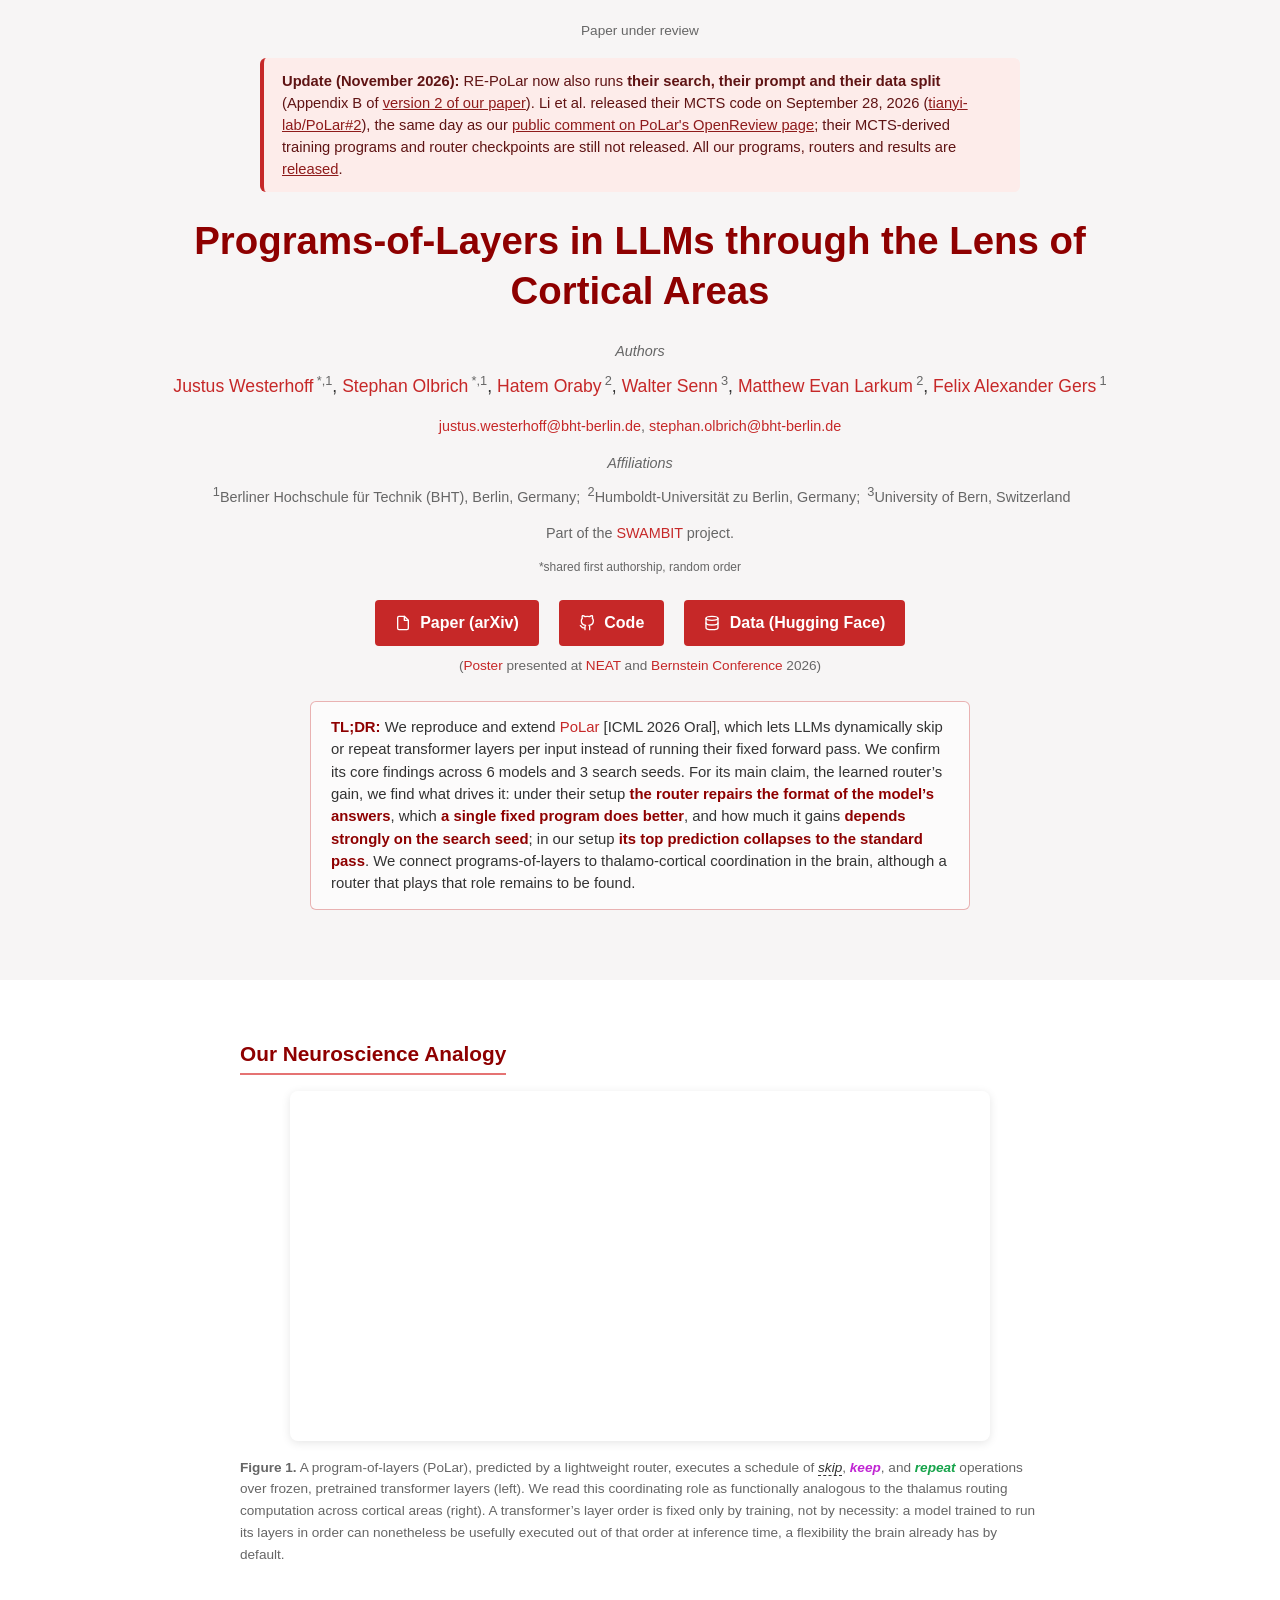
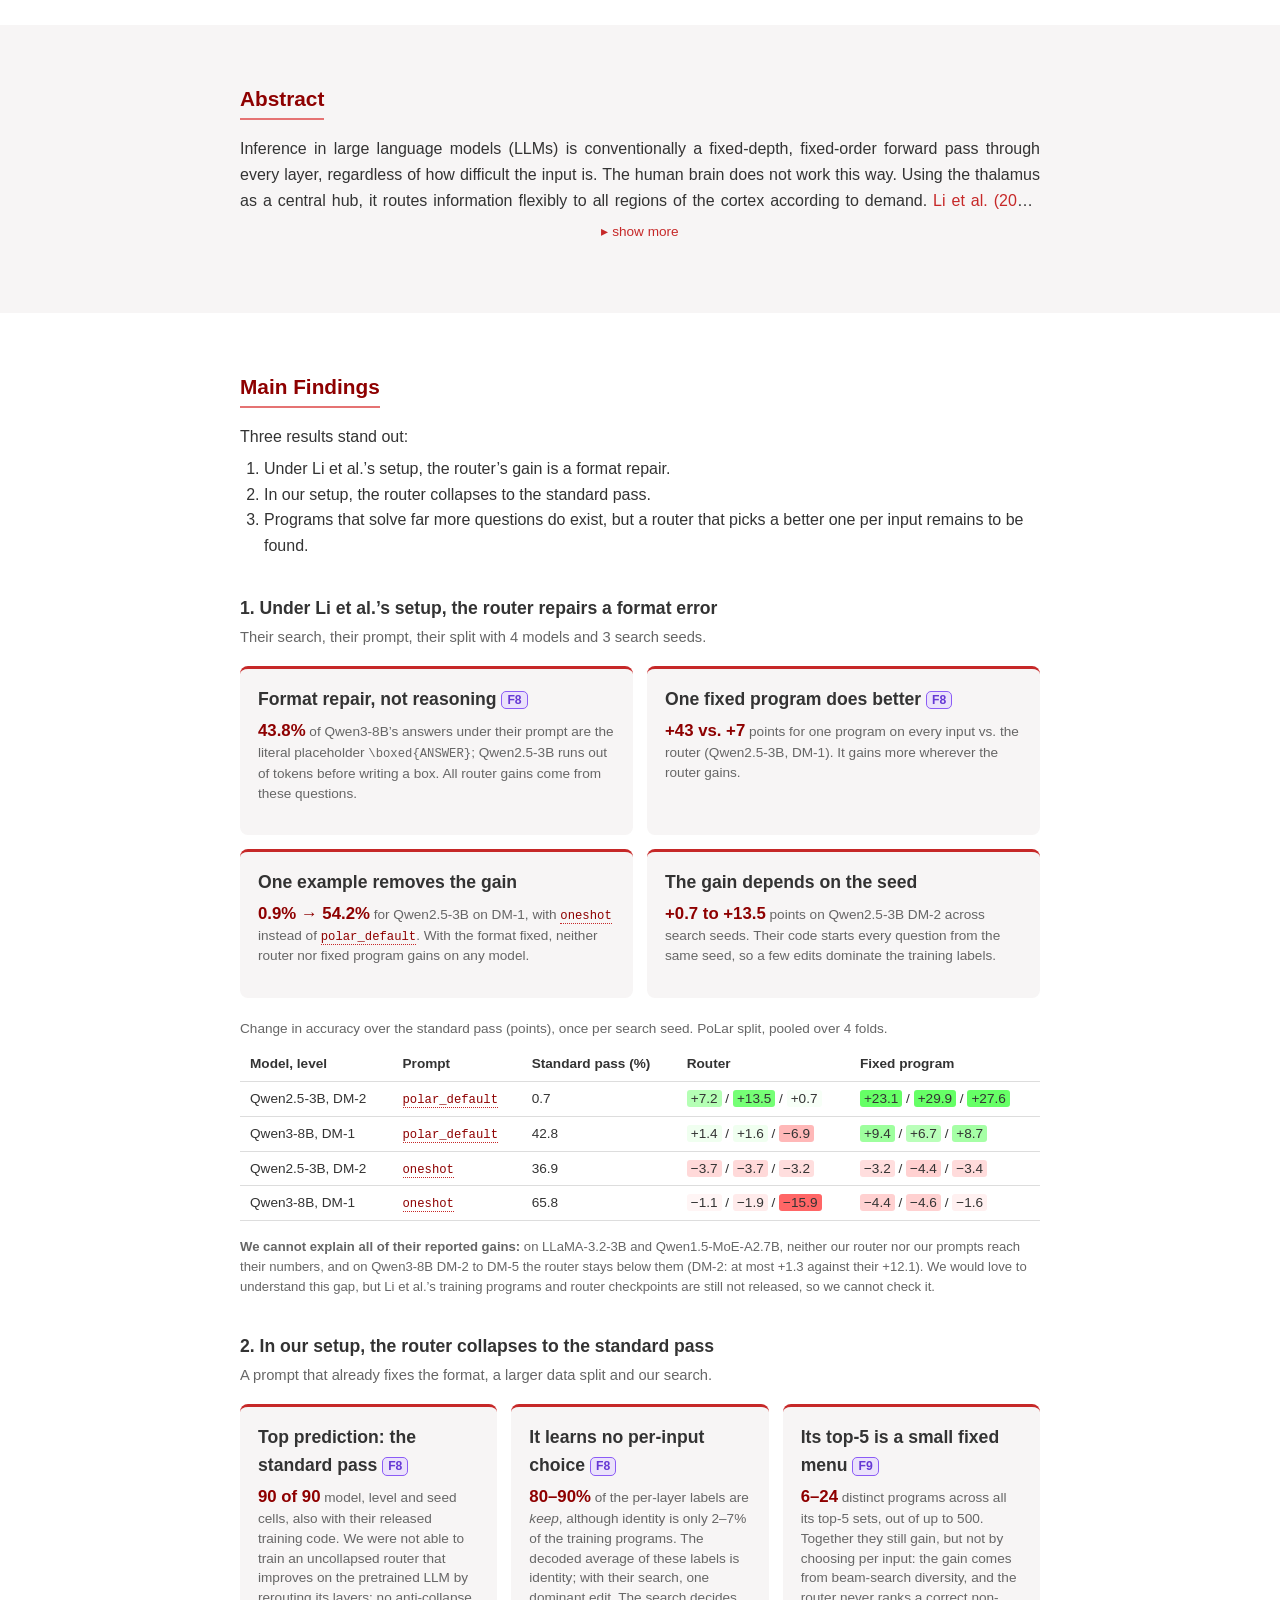
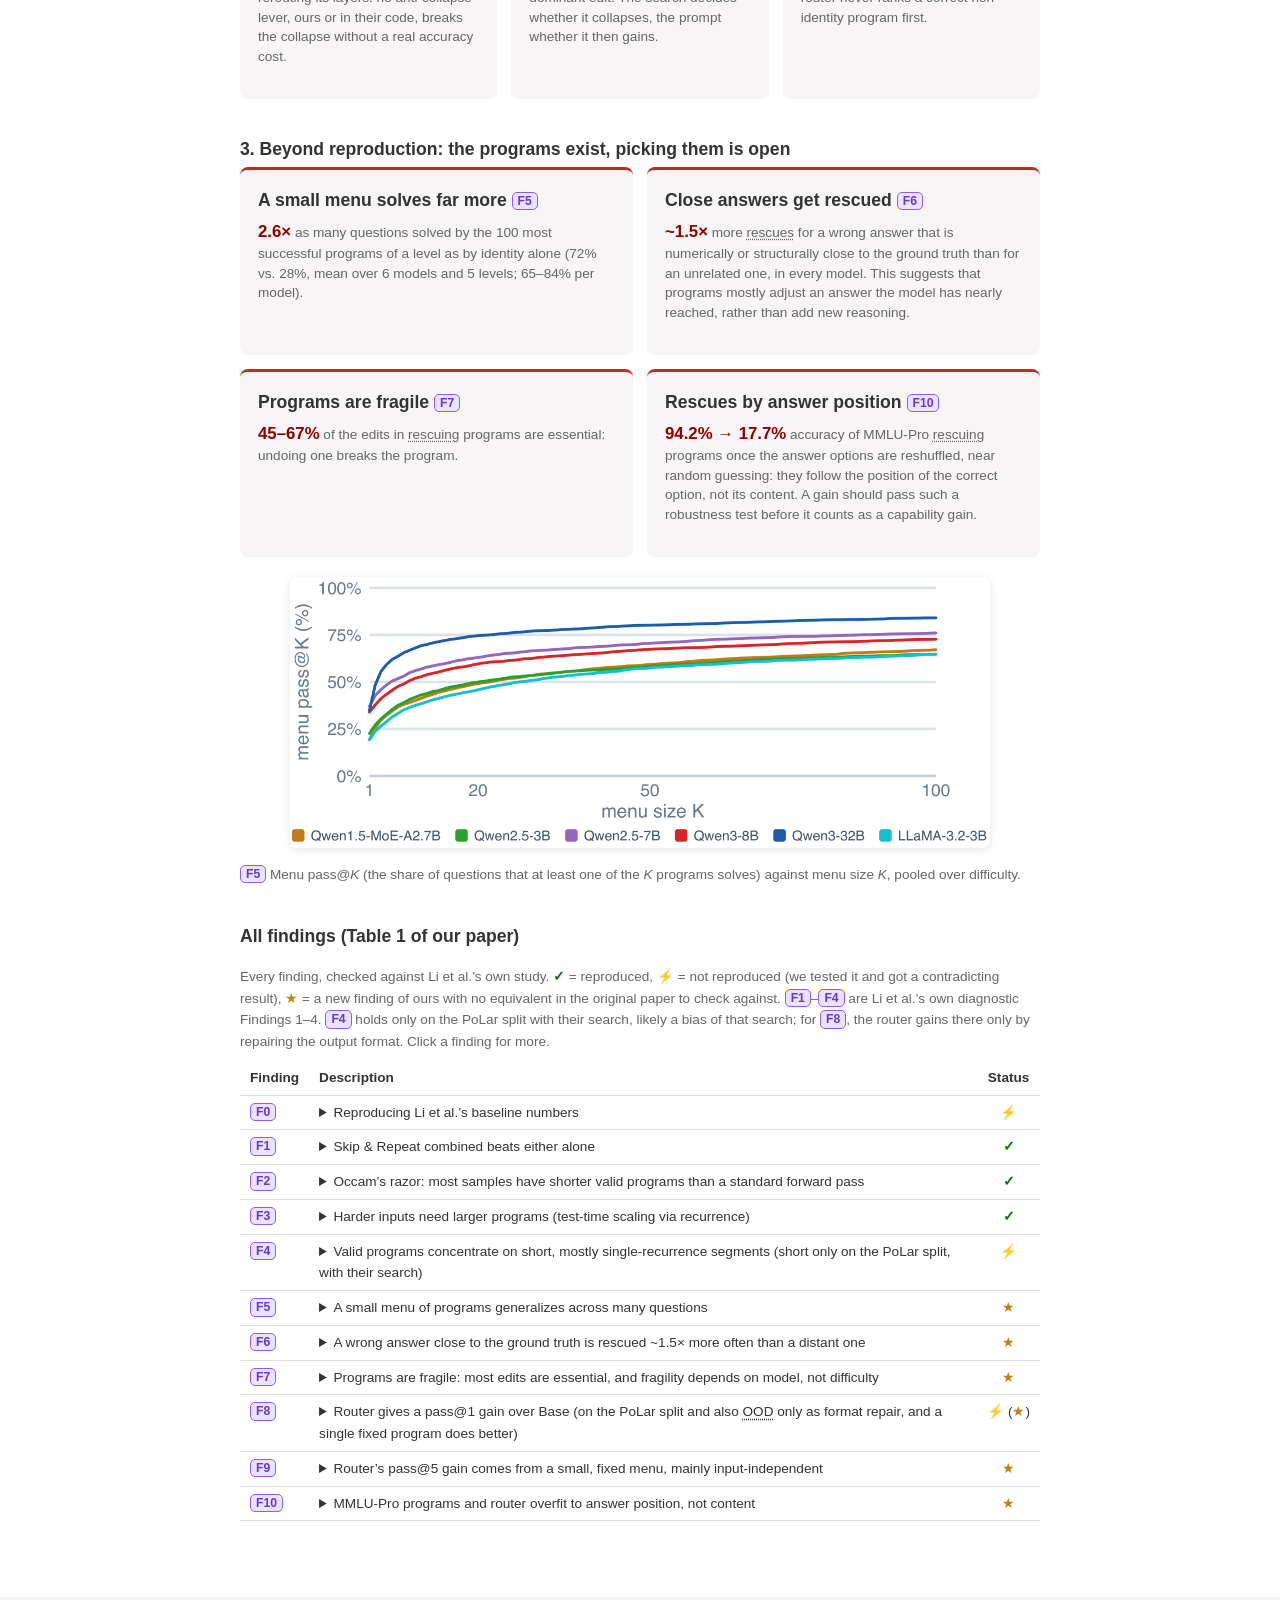
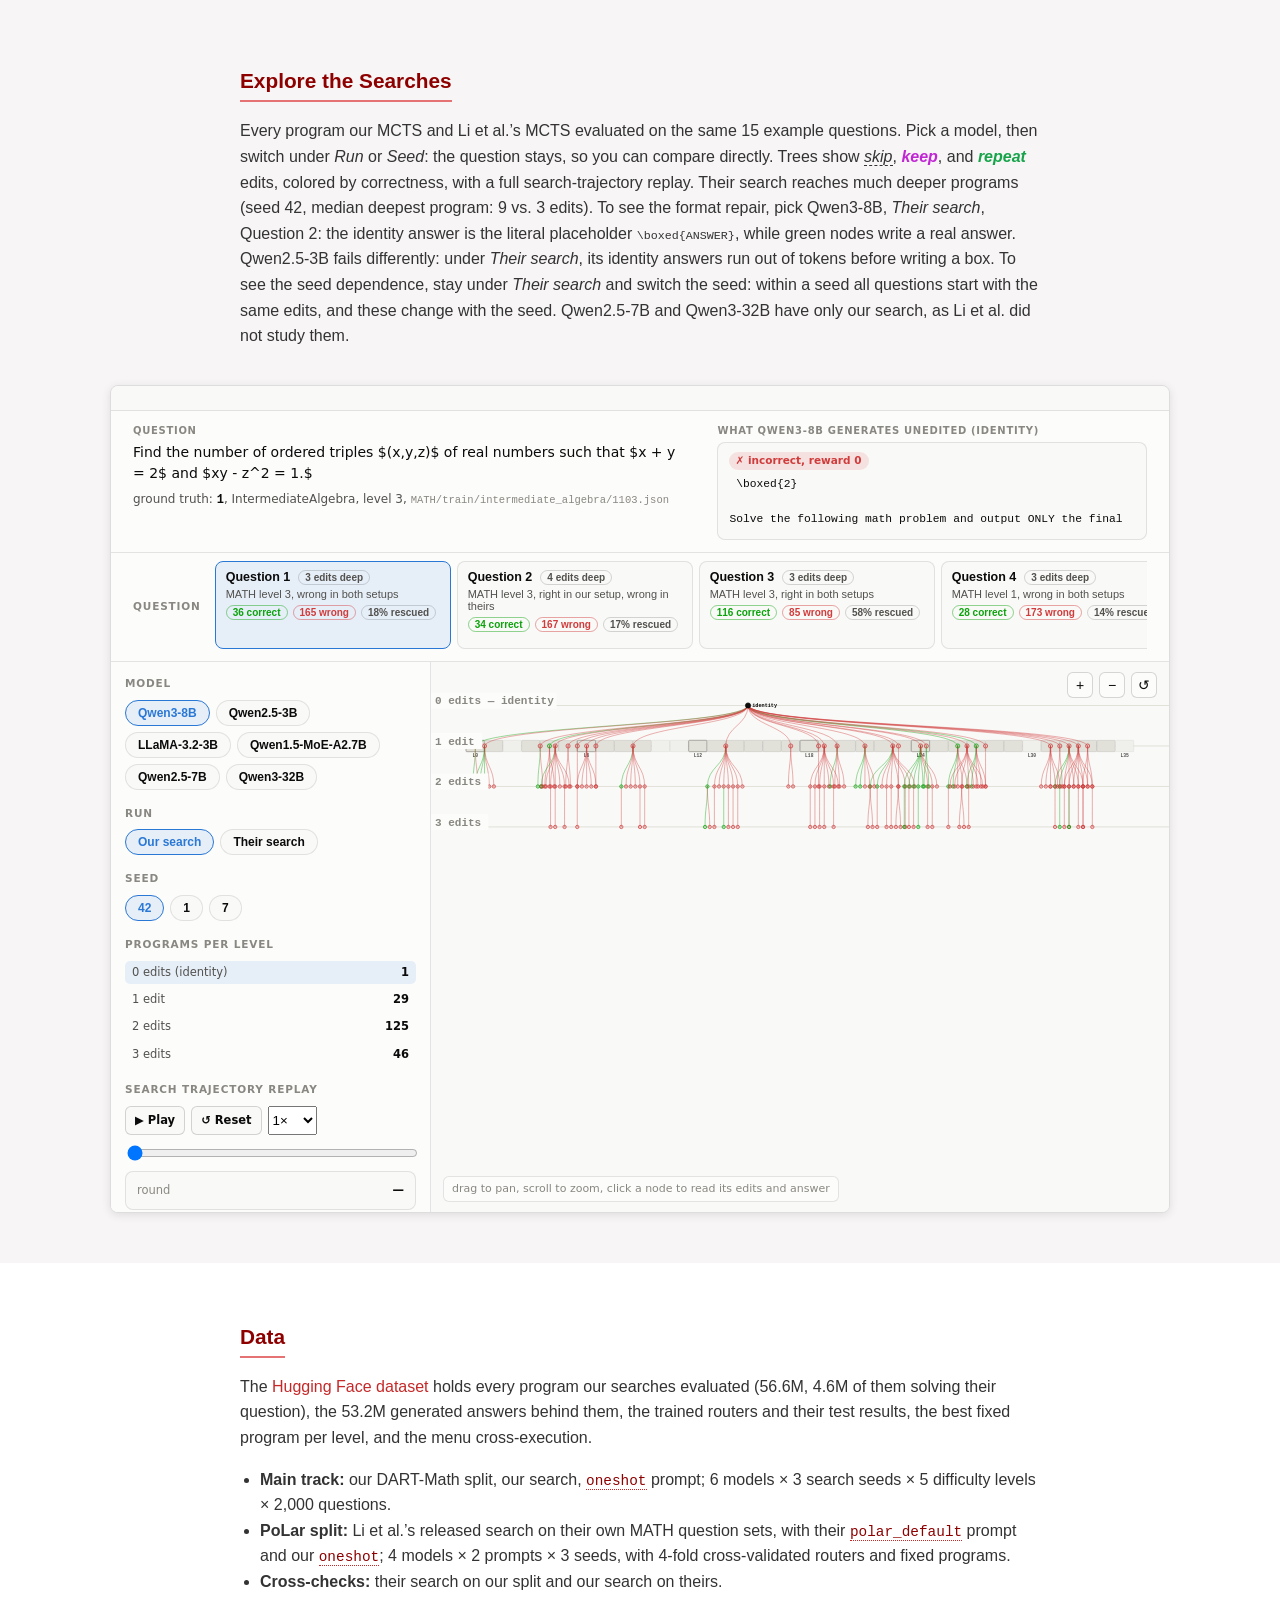
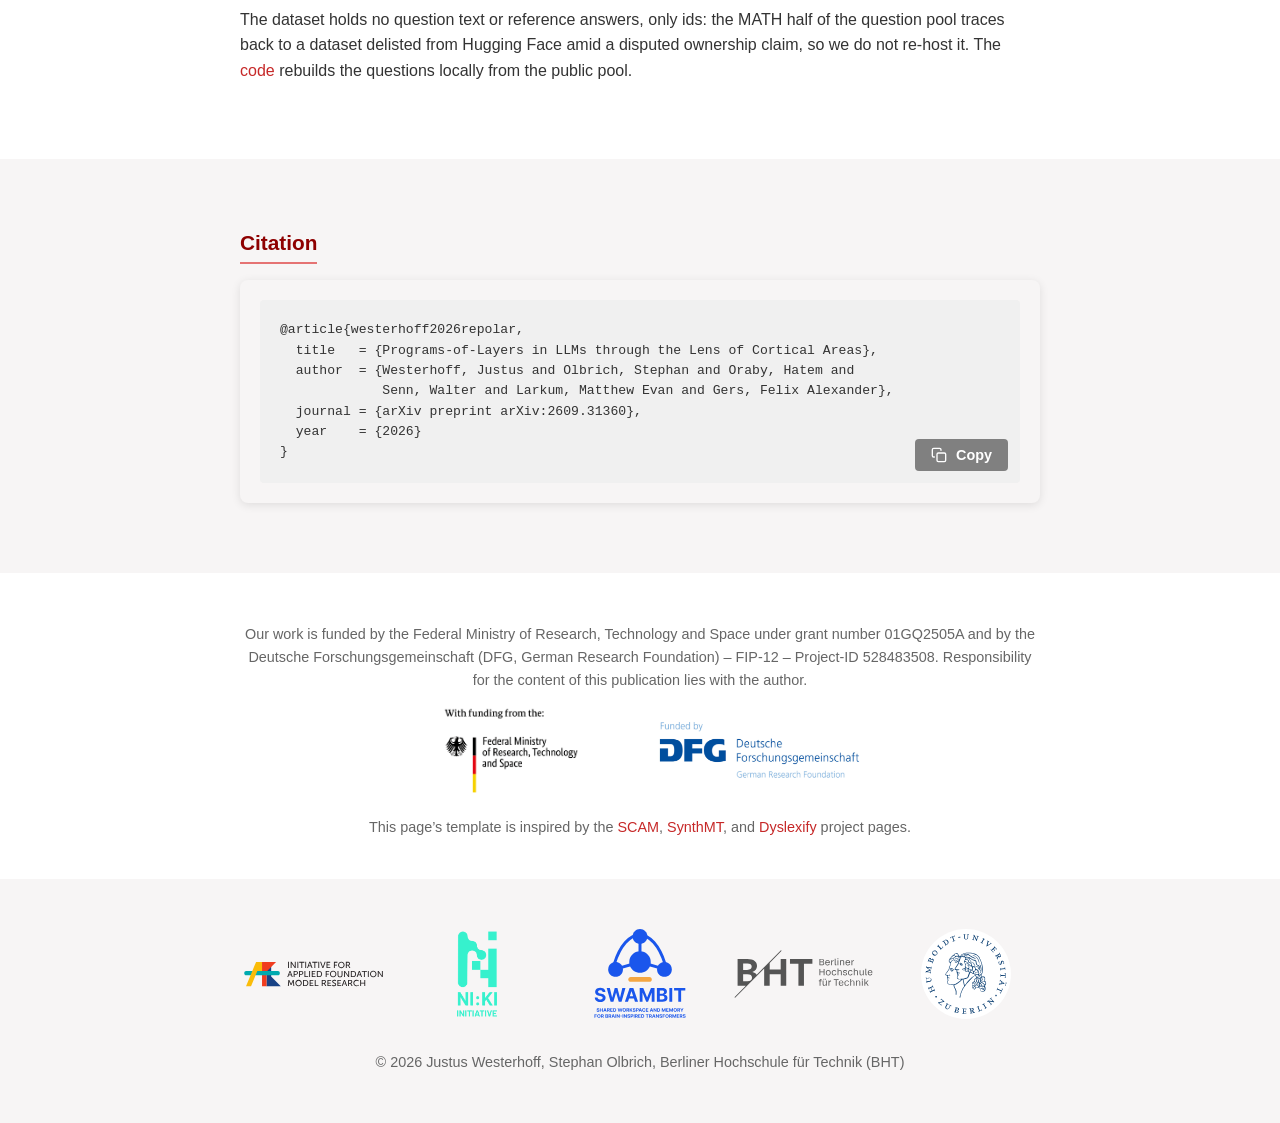
<file: index.html>
<!DOCTYPE html>
<html lang="en">

<head>
    <meta charset="UTF-8">
    <meta name="viewport" content="width=device-width, initial-scale=1.0">
    <title>RE-PoLar: Programs-of-Layers in LLMs through the Lens of Cortical Areas</title>

    <meta name="description"
        content="We reproduce and extend PoLar (ICML 2026 Oral), which lets LLMs dynamically skip or repeat transformer layers per input instead of running their fixed forward pass.">
    <link rel="canonical" href="https://datexis.github.io/RE-PoLar/">

    <meta property="og:type" content="website">
    <meta property="og:locale" content="en_US">
    <meta property="og:url" content="https://datexis.github.io/RE-PoLar/">
    <meta property="og:site_name" content="RE-PoLar">
    <meta property="og:title" content="RE-PoLar: Programs-of-Layers in LLMs through the Lens of Cortical Areas">
    <meta property="og:description"
        content="We reproduce and extend PoLar (ICML 2026 Oral), which lets LLMs dynamically skip or repeat transformer layers per input instead of running their fixed forward pass.">
    <meta property="og:image" content="https://datexis.github.io/RE-PoLar/media/og-preview.png">
    <meta property="og:image:width" content="1200">
    <meta property="og:image:height" content="630">
    <meta property="og:image:alt"
        content="Figure 1: frozen transformer layers routed per-token as keep/skip/repeat, next to a thalamo-cortical analogy diagram">

    <meta name="twitter:card" content="summary_large_image">
    <meta name="twitter:title" content="RE-PoLar: Programs-of-Layers in LLMs through the Lens of Cortical Areas">
    <meta name="twitter:description"
        content="We reproduce and extend PoLar (ICML 2026 Oral), which lets LLMs dynamically skip or repeat transformer layers per input instead of running their fixed forward pass.">
    <meta name="twitter:image" content="https://datexis.github.io/RE-PoLar/media/og-preview.png">

    <link rel="icon" href="media/favicon.svg" type="image/svg+xml">
    <link rel="alternate icon" href="media/favicon-32.png" type="image/png" sizes="32x32">
    <link rel="icon" href="media/favicon-16.png" type="image/png" sizes="16x16">
    <link rel="icon" href="media/favicon-48.png" type="image/png" sizes="48x48">
    <link rel="apple-touch-icon" href="media/favicon-180.png">

    <link rel="stylesheet" href="styles.css">
</head>

<body>
    <header class="header">
        <div class="container">
            <p class="status-note">Paper under review</p>
            <div class="notice-banner">
                <strong>Update (November 2026):</strong> RE-PoLar now also runs
                <strong>their search, their prompt and their data split</strong> (Appendix B of
                <a href="https://arxiv.org/abs/2609.31360v2">version 2 of our paper</a>).
                Li et al. released their MCTS code on September 28, 2026
                (<a href="https://github.com/tianyi-lab/PoLar/issues/2">tianyi-lab/PoLar#2</a>), the same day as our
                <a href="https://openreview.net/forum?id=pl10b6EQAN">public comment on PoLar's OpenReview page</a>;
                their MCTS-derived training programs and router checkpoints are still not released.
                All our programs, routers and results are
                <a href="https://huggingface.co/datasets/SWAMBIT/re-polar">released</a>.
            </div>

            <h1>Programs-of-Layers in LLMs through the Lens of Cortical Areas</h1>

            <div class="authors">
                <p class="header-label">Authors</p>
                <p>
                    <a href="https://www.linkedin.com/in/justus-westerhoff/">Justus Westerhoff</a><sup>*,1</sup>,
                    <a href="https://www.linkedin.com/in/stephan-olbrich/">Stephan Olbrich</a><sup>*,1</sup>,
                    <a href="https://www.projekte.hu-berlin.de/de/larkum-de/people/about-us-1">Hatem
                        Oraby</a><sup>2</sup>,
                    <a
                        href="https://www.bme.master.unibe.ch/about_us/faculty/prof_dr_senn_walter_martin/index_eng.html">Walter
                        Senn</a><sup>3</sup>,
                    <a href="https://www.projekte.hu-berlin.de/en/larkum/people/matthew-larkum-en">Matthew Evan
                        Larkum</a><sup>2</sup>,
                    <a href="https://prof.bht-berlin.de/gers">Felix Alexander Gers</a><sup>1</sup>
                </p>
                <p class="affiliations contact">
                    <a href="mailto:justus.westerhoff@bht-berlin.de">justus.westerhoff@bht-berlin.de</a>,
                    <a href="mailto:stephan.olbrich@bht-berlin.de">stephan.olbrich@bht-berlin.de</a>
                </p>
                <p class="header-label">Affiliations</p>
                <p class="affiliations">
                    <sup>1</sup>Berliner Hochschule f&uuml;r Technik (BHT), Berlin, Germany;
                    <sup>2</sup>Humboldt-Universit&auml;t zu Berlin, Germany;
                    <sup>3</sup>University of Bern, Switzerland
                </p>
                <p class="affiliations">Part of the <a href="https://swambit.github.io/project/" target="_blank"
                        rel="noopener noreferrer">SWAMBIT</a> project.</p>
                <p class="affiliations shared-authorship">*shared first authorship, random order</p>
            </div>

            <div class="links">
                <a href="https://arxiv.org/abs/2609.31360" class="button" target="_blank" rel="noopener noreferrer">
                    <svg xmlns="http://www.w3.org/2000/svg" width="16" height="16" viewBox="0 0 24 24" fill="none"
                        stroke="currentColor" stroke-width="2" stroke-linecap="round" stroke-linejoin="round"
                        style="vertical-align: text-bottom; margin-right: 5px;">
                        <path d="M14 2H6a2 2 0 0 0-2 2v16a2 2 0 0 0 2 2h12a2 2 0 0 0 2-2V8z"></path>
                        <polyline points="14 2 14 8 20 8"></polyline>
                    </svg>
                    Paper (arXiv)
                </a>
                <a href="https://github.com/DATEXIS/RE-PoLar" class="button" target="_blank" rel="noopener noreferrer">
                    <svg xmlns="http://www.w3.org/2000/svg" width="16" height="16" viewBox="0 0 24 24" fill="none"
                        stroke="currentColor" stroke-width="2" stroke-linecap="round" stroke-linejoin="round"
                        style="vertical-align: text-bottom; margin-right: 5px;">
                        <path
                            d="M9 19c-5 1.5-5-2.5-7-3m14 6v-3.87a3.37 3.37 0 0 0-.94-2.61c3.14-.35 6.44-1.54 6.44-7A5.44 5.44 0 0 0 20 4.77 5.07 5.07 0 0 0 19.91 1S18.73.65 16 2.48a13.38 13.38 0 0 0-7 0C6.27.65 5.09 1 5.09 1A5.07 5.07 0 0 0 5 4.77a5.44 5.44 0 0 0-1.5 3.78c0 5.42 3.3 6.61 6.44 7A3.37 3.37 0 0 0 9 18.13V22">
                        </path>
                    </svg>
                    Code
                </a>
                <a href="https://huggingface.co/datasets/SWAMBIT/re-polar" class="button" target="_blank"
                    rel="noopener noreferrer">
                    <svg xmlns="http://www.w3.org/2000/svg" width="16" height="16" viewBox="0 0 24 24" fill="none"
                        stroke="currentColor" stroke-width="2" stroke-linecap="round" stroke-linejoin="round"
                        style="vertical-align: text-bottom; margin-right: 5px;">
                        <ellipse cx="12" cy="5" rx="9" ry="3"></ellipse>
                        <path d="M3 5v14c0 1.66 4 3 9 3s9-1.34 9-3V5"></path>
                        <path d="M3 12c0 1.66 4 3 9 3s9-1.34 9-3"></path>
                    </svg>
                    Data (Hugging Face)
                </a>
            </div>
            <p class="poster-note">(<a href="media/RE-PoLar-poster.pdf" target="_blank"
                    rel="noopener noreferrer">Poster</a> presented at
                <a href="https://www.kietzmannlab.uni-osnabrueck.de/neat2026/" target="_blank"
                    rel="noopener noreferrer">NEAT</a> and
                <a href="https://doi.org/10.12751/nncn.bc2026.077" target="_blank"
                    rel="noopener noreferrer">Bernstein Conference</a> 2026)</p>

            <p class="tldr-box"><strong>TL;DR:</strong> We reproduce and extend
                <a href="https://arxiv.org/abs/2606.06574" target="_blank" rel="noopener noreferrer">PoLar</a>
                [ICML 2026 Oral], which lets LLMs dynamically skip or repeat transformer layers per input instead
                of running their fixed forward pass. We confirm its core findings across 6 models
                and 3 search seeds. For its main claim, the learned router&rsquo;s gain, we find what drives it:
                under their setup <strong>the router repairs the format of the model&rsquo;s answers</strong>, which
                <strong>a single fixed program does better</strong>, and how much it gains
                <strong>depends strongly on the search seed</strong>; in our setup
                <strong>its top prediction collapses to the standard pass</strong>. We connect programs-of-layers to
                thalamo-cortical coordination in the brain, although a router that plays that role remains to be
                found.
            </p>
        </div>
    </header>

    <section class="figure">
        <div class="container">
            <h2 class="section-heading">Our Neuroscience Analogy</h2>
            <video class="figure-media" src="media/fig1.mp4" autoplay loop muted playsinline></video>
            <p class="figure-caption"><strong>Figure 1.</strong> A program-of-layers (PoLar), predicted by a lightweight
                router,
                executes a schedule of <em class="kw-skip">skip</em>, <em class="kw-keep">keep</em>, and
                <em class="kw-repeat">repeat</em> operations over frozen,
                pretrained transformer layers (left). We read this coordinating role as functionally analogous to
                the thalamus routing computation across cortical areas (right). A transformer&rsquo;s layer order is
                fixed only by training, not by necessity: a model trained to run its layers in order can nonetheless
                be usefully executed out of that order at inference time, a flexibility the brain already has by
                default.</p>
        </div>
    </section>

    <section class="abstract">
        <div class="container">
            <h2 class="section-heading">Abstract</h2>
            <p class="abstract-text collapsed">Inference in large language models (LLMs) is conventionally a fixed-depth, fixed-order forward pass through every layer, regardless of how difficult the input is. The human brain does not work this way. Using the thalamus as a central hub, it routes information flexibly to all regions of the cortex according to demand. <a href="https://arxiv.org/abs/2606.06574" target="_blank" rel="noopener noreferrer">Li et al. (2026)</a> recently showed, with a system they call program-of-layers (PoLar), that transformers can be given an analogous flexibility if their layers are treated as a library of functions rather than a fixed sequence. Performance improves over the standard forward pass when each input is dynamically routed through an adaptive sequence of skipped or repeated contiguous layer blocks. Reconstructing PoLar&rsquo;s diagnostic Monte Carlo Tree Search (MCTS) in more detail across 6 models, we reproduce several of its findings: skipping outperforms the standard pass, repeating outperforms skipping, and combining both outperforms either alone. Shorter programs suffice for easier questions, while harder questions require more layer repeats. For their main claim, the learned router&rsquo;s gain, we find what drives it. Under their setup, the router gains by repairing the format of the model&rsquo;s answers, which a single fixed program, selected on validation questions, does better. In our setup, with a prompt that already fixes the format, a larger data split and our search, its top prediction collapses to the standard pass on every model, although its top-5 programs together still gain. Beyond reproduction, we find in our setup, where the format no longer fails, that a small fixed menu of programs solves far more questions than the standard pass, and that programs which correct errors are brittle: undoing a single edit typically breaks the correction. Connecting this to the brain&rsquo;s routing mechanisms, PoLar mirrors principles of thalamo-cortical coordination between cortical-area-like transformer layers, although a working thalamus analogue, a router that picks a better program per input, remains to be found.</p>
            <p class="abstract-toggle"><a href="#" id="abstract-toggle">&#9656; show more</a></p>
        </div>
    </section>

    <section class="findings">
        <div class="container">
            <h2 class="section-heading">Main Findings</h2>
            <p class="section-intro">Three results stand out:</p>
            <ol class="section-intro-list">
                <li>Under Li et al.&rsquo;s setup, the router&rsquo;s gain is a format repair.</li>
                <li>In our setup, the router collapses to the standard pass.</li>
                <li>Programs that solve far more questions do exist, but a router that picks a better one per input
                    remains to be found.</li>
            </ol>

            <h3>1. Under Li et al.&rsquo;s setup, the router repairs a format error</h3>
            <p class="lead">Their search, their prompt, their split with 4 models and 3 search seeds.</p>
            <div class="tiles">
                <div class="tile">
                    <div class="tile-title">Format repair, not reasoning <span class="ftag">F8</span></div>
                    <p><span class="tile-stat">43.8%</span> of Qwen3-8B&rsquo;s answers under their prompt are the literal placeholder <code>\boxed{ANSWER}</code>; Qwen2.5-3B runs out of tokens before writing a box. All router gains come from these questions.</p>
                </div>
                <div class="tile">
                    <div class="tile-title">One fixed program does better <span class="ftag">F8</span></div>
                    <p><span class="tile-stat">+43 vs. +7</span> points for one program on every input vs. the router (Qwen2.5-3B, DM-1). It gains more wherever the router gains.</p>
                </div>
                <div class="tile">
                    <div class="tile-title">One example removes the gain</div>
                    <p><span class="tile-stat">0.9% &rarr; 54.2%</span> for Qwen2.5-3B on DM-1, with <button class="prompt-term" data-prompt="oneshot">oneshot</button> instead of <button class="prompt-term" data-prompt="polar_default">polar_default</button>. With the format fixed, neither router nor fixed program gains on any model.</p>
                </div>
                <div class="tile">
                    <div class="tile-title">The gain depends on the seed</div>
                    <p><span class="tile-stat">+0.7 to +13.5</span> points on Qwen2.5-3B DM-2 across search seeds. Their code starts every question from the same seed, so a few edits dominate the training labels.</p>
                </div>
            </div>
            <div class="table-wrap">
                <table class="results-table">
                    <caption>Change in accuracy over the standard pass (points), once per search seed. PoLar split,
                        pooled over 4 folds.</caption>
                    <thead>
                        <tr><th>Model, level</th><th>Prompt</th><th>Standard pass (%)</th>
                            <th>Router</th><th>Fixed program</th></tr>
                    </thead>
                    <tbody>
                        <tr><td>Qwen2.5-3B, DM-2</td><td><button class="prompt-term" data-prompt="polar_default">polar_default</button></td><td>0.7</td>
                            <td><span class="delta" style="background-color:rgb(181,255,181)">+7.2</span> / <span class="delta" style="background-color:rgb(117,255,117)">+13.5</span> / <span class="delta" style="background-color:rgb(247,255,247)">+0.7</span></td><td><span class="delta" style="background-color:rgb(102,255,102)">+23.1</span> / <span class="delta" style="background-color:rgb(102,255,102)">+29.9</span> / <span class="delta" style="background-color:rgb(102,255,102)">+27.6</span></td></tr>
                        <tr><td>Qwen3-8B, DM-1</td><td><button class="prompt-term" data-prompt="polar_default">polar_default</button></td><td>42.8</td>
                            <td><span class="delta" style="background-color:rgb(240,255,240)">+1.4</span> / <span class="delta" style="background-color:rgb(240,255,240)">+1.6</span> / <span class="delta" style="background-color:rgb(255,184,184)">&minus;6.9</span></td><td><span class="delta" style="background-color:rgb(158,255,158)">+9.4</span> / <span class="delta" style="background-color:rgb(186,255,186)">+6.7</span> / <span class="delta" style="background-color:rgb(166,255,166)">+8.7</span></td></tr>
                        <tr><td>Qwen2.5-3B, DM-2</td><td><button class="prompt-term" data-prompt="oneshot">oneshot</button></td><td>36.9</td>
                            <td><span class="delta" style="background-color:rgb(255,217,217)">&minus;3.7</span> / <span class="delta" style="background-color:rgb(255,217,217)">&minus;3.7</span> / <span class="delta" style="background-color:rgb(255,222,222)">&minus;3.2</span></td><td><span class="delta" style="background-color:rgb(255,222,222)">&minus;3.2</span> / <span class="delta" style="background-color:rgb(255,209,209)">&minus;4.4</span> / <span class="delta" style="background-color:rgb(255,219,219)">&minus;3.4</span></td></tr>
                        <tr><td>Qwen3-8B, DM-1</td><td><button class="prompt-term" data-prompt="oneshot">oneshot</button></td><td>65.8</td>
                            <td><span class="delta" style="background-color:rgb(255,245,245)">&minus;1.1</span> / <span class="delta" style="background-color:rgb(255,235,235)">&minus;1.9</span> / <span class="delta" style="background-color:rgb(255,102,102)">&minus;15.9</span></td><td><span class="delta" style="background-color:rgb(255,209,209)">&minus;4.4</span> / <span class="delta" style="background-color:rgb(255,209,209)">&minus;4.6</span> / <span class="delta" style="background-color:rgb(255,240,240)">&minus;1.6</span></td></tr>
                    </tbody>
                </table>
            </div>
            <p class="small-note"><strong>We cannot explain all of their reported gains:</strong> on LLaMA-3.2-3B and Qwen1.5-MoE-A2.7B,
                neither our router nor our prompts reach their numbers, and on Qwen3-8B DM-2 to DM-5 the router stays
                below them (DM-2: at most +1.3 against their +12.1). We would love to understand this gap, but Li et al.&rsquo;s
                training programs and router checkpoints are still not released, so we cannot check it.</p>

            <h3>2. In our setup, the router collapses to the standard pass</h3>
            <p class="lead">A prompt that already fixes the format, a larger data split and our search.</p>
            <div class="tiles tiles-3">
                <div class="tile">
                    <div class="tile-title">Top prediction: the standard pass <span class="ftag">F8</span></div>
                    <p><span class="tile-stat">90 of 90</span> model, level and seed cells, also with their released training code. We were not able to train an uncollapsed router that improves on the pretrained LLM by rerouting its layers: no anti-collapse lever, ours or in their code, breaks the collapse without a real accuracy cost.</p>
                </div>
                <div class="tile">
                    <div class="tile-title">It learns no per-input choice <span class="ftag">F8</span></div>
                    <p><span class="tile-stat">80&ndash;90%</span> of the per-layer labels are <em>keep</em>, although identity is only 2&ndash;7% of the training programs. The decoded average of these labels is identity; with their search, one dominant edit. The search decides whether it collapses, the prompt whether it then gains.</p>
                </div>
                <div class="tile">
                    <div class="tile-title">Its top-5 is a small fixed menu <span class="ftag">F9</span></div>
                    <p><span class="tile-stat">6&ndash;24</span> distinct programs across all its top-5 sets, out of up to 500. Together they still gain, but not by choosing per input: the gain comes from beam-search diversity, and the router never ranks a correct non-identity program first.</p>
                </div>
            </div>

            <h3>3. Beyond reproduction: the programs exist, picking them is open</h3>
            <div class="tiles">
                <div class="tile">
                    <div class="tile-title">A small menu solves far more <span class="ftag">F5</span></div>
                    <p><span class="tile-stat">2.6&times;</span> as many questions solved by the 100 most successful programs of a level as by identity alone (72% vs. 28%, mean over 6 models and 5 levels; 65&ndash;84% per model).</p>
                </div>
                <div class="tile">
                    <div class="tile-title">Close answers get rescued <span class="ftag">F6</span></div>
                    <p><span class="tile-stat">~1.5&times;</span> more <button class="def-term" data-tip="A program is rescuing for a question if the standard pass answers it wrong but the program answers it right.">rescues</button> for a wrong answer that is numerically or structurally close to the ground truth than for an unrelated one, in every model. This suggests that programs mostly adjust an answer the model has nearly reached, rather than add new reasoning.</p>
                </div>
                <div class="tile">
                    <div class="tile-title">Programs are fragile <span class="ftag">F7</span></div>
                    <p><span class="tile-stat">45&ndash;67%</span> of the edits in <button class="def-term" data-tip="A program is rescuing for a question if the standard pass answers it wrong but the program answers it right.">rescuing</button> programs are essential: undoing one breaks the program.</p>
                </div>
                <div class="tile">
                    <div class="tile-title">Rescues by answer position <span class="ftag">F10</span></div>
                    <p><span class="tile-stat">94.2% &rarr; 17.7%</span> accuracy of MMLU-Pro <button class="def-term" data-tip="A program is rescuing for a question if the standard pass answers it wrong but the program answers it right.">rescuing</button> programs once the answer options are reshuffled, near random guessing: they follow the position of the correct option, not its content. A gain should pass such a robustness test before it counts as a capability gain.</p>
                </div>
            </div>
            <img class="figure-media" src="media/figures/menu_coverage_by_model.png"
                alt="Menu pass@K against menu size K, one line per model, rising well above identity.">
            <p class="figure-caption"><span class="ftag">F5</span> Menu pass@<em>K</em> (the share of questions that at least one of the
                <em>K</em> programs solves) against menu size <em>K</em>, pooled over difficulty.</p>

            <h3>All findings (Table 1 of our paper)</h3>
            <div class="table-wrap">
                <table class="results-table findings-table">
                    <caption>Every finding, checked against Li et al.&rsquo;s own study. <span class="mark-yes" title="reproduced">&#10003;</span> = reproduced,
                        <span class="mark-no" title="not reproduced">&#9889;</span> = not reproduced (we tested it and got a contradicting result),
                        <span class="mark-new" title="new finding">&#9733;</span> = a new finding of ours with no equivalent in the original paper to check against.
                        <span class="ftag">F1</span>&ndash;<span class="ftag">F4</span> are Li et al.&rsquo;s own diagnostic Findings 1&ndash;4. <span class="ftag">F4</span> holds only on
                        the PoLar split with their search, likely a bias of that search; for <span class="ftag">F8</span>, the router gains
                        there only by repairing the output format. Click a finding for more.</caption>
                    <thead><tr><th>Finding</th><th>Description</th><th>Status</th></tr></thead>
                    <tbody>
                        <tr><td><span class="ftag">F0</span></td><td><details><summary>Reproducing Li et al.&rsquo;s baseline numbers</summary><p>With their prompt and without a chat template, the standard pass on our reconstruction of their test set matches their published numbers for LLaMA-3.2-3B and, on some levels, for Qwen1.5-MoE-A2.7B and Qwen3-8B, but on no level for Qwen2.5-3B. With the chat template their evaluation code applies, all three Qwen models fall below their numbers in every cell, so we run their split without it.</p></details></td><td class="status"><span class="mark-no" title="not reproduced">&#9889;</span></td></tr>
                        <tr><td><span class="ftag">F1</span></td><td><details><summary>Skip &amp; Repeat combined beats either alone</summary><p>On every model and DART-Math level, accuracy rises from the standard pass to skip only, repeat only, and skip and repeat combined. This is the same ordering Li et al. report, with repeat the stronger of the two mechanisms on its own.</p></details></td><td class="status"><span class="mark-yes" title="reproduced">&#10003;</span></td></tr>
                        <tr><td><span class="ftag">F2</span></td><td><details><summary>Occam&rsquo;s razor: most samples have shorter valid programs than a standard forward pass</summary><p>On 5 of our 6 models, most solved questions have a <button class="def-term" data-tip="A program is valid for a question if it answers it correctly.">valid</button> program shorter than the standard forward pass (50.5&ndash;91% per difficulty). On Qwen1.5-MoE-A2.7B, fewer than half do (39&ndash;45%).</p></details></td><td class="status"><span class="mark-yes" title="reproduced">&#10003;</span></td></tr>
                        <tr><td><span class="ftag">F3</span></td><td><details><summary>Harder inputs need larger programs (test-time scaling via recurrence)</summary><p>On every model, the share of questions with at least one valid program rises monotonically as more recurrence steps are allowed. The share of solvable questions that need recurrence rises from the easiest to the hardest level on 5 of 6 models, and the share that needs skipping on 4 of them. The exception on both is LLaMA-3.2-3B.</p></details></td><td class="status"><span class="mark-yes" title="reproduced">&#10003;</span></td></tr>
                        <tr><td><span class="ftag">F4</span></td><td><details><summary>Valid programs concentrate on short, mostly single-recurrence segments (short only on the PoLar split, with their search)</summary><p>Li et al. report that 57.7% of segments in valid programs touch a single layer. With our search on our split, 5 of our 6 models have fewer (21&ndash;38%); with their search on the PoLar split, all 4 models we ran have more (70&ndash;81%), likely because their search allows multi-layer moves only at the root. That segments are repeated at most once holds on all 6 models for the shortest valid program, in 74&ndash;86% of solved questions.</p></details></td><td class="status"><span class="mark-no" title="not reproduced">&#9889;</span></td></tr>
                        <tr><td><span class="ftag">F5</span></td><td><details><summary>A small menu of programs generalizes across many questions</summary><p>At <em>K</em>=100, the menu solves on average 72% of the questions, against 28% for identity. Apart from Qwen3-32B, whose standard pass often starts to reason and hits the 50-token limit before writing a box, no program with a single edit solves clearly more questions than identity: each fixes some questions but breaks about as many others. Since each fixes different questions, a menu of them together covers far more.</p></details></td><td class="status"><span class="mark-new" title="new finding">&#9733;</span></td></tr>
                        <tr><td><span class="ftag">F6</span></td><td><details><summary>A wrong answer close to the ground truth is rescued ~1.5&times; more often than a distant one</summary><p>An LLM-assisted classifier rated how close each wrong answer is to the ground truth, for every DART-Math question identity answers wrong, across all 6 models and 5 levels. A wrong answer that is numerically or structurally close is rescued about 1.5&times; as often as an unrelated one, in every model.</p></details></td><td class="status"><span class="mark-new" title="new finding">&#9733;</span></td></tr>
                        <tr><td><span class="ftag">F7</span></td><td><details><summary>Programs are fragile: most edits are essential, and fragility depends on model, not difficulty</summary><p>We revert one edited segment of a rescuing program at a time back to <em>keep</em> and check whether the reward survives. The break rate is roughly flat across levels in five of six models and ranges from 44.5% (Qwen3-32B) to 66.8% (Qwen1.5-MoE-A2.7B). On 5 of 6 models, most edits inside a working program are individually essential.</p></details></td><td class="status"><span class="mark-new" title="new finding">&#9733;</span></td></tr>
                        <tr><td><span class="ftag">F8</span></td><td><details><summary>Router gives a pass@1 gain over Base (on the PoLar split and also <span class="def-term" tabindex="0" data-tip="Out-of-Distribution: benchmarks the router was not trained on (ASDiv, MAWPS, MMLU-Pro).">OOD</span> only as format repair, and a single fixed program does better)</summary><p>On the PoLar split, the router gains only where <button class="prompt-term" data-prompt="polar_default">polar_default</button> breaks the output format (Qwen3-8B, Qwen2.5-3B), how much depends on the search seed, and a single fixed program gains more in every case. With <button class="prompt-term" data-prompt="oneshot">oneshot</button>, neither gains on any model. In our setup, the router&rsquo;s top-1 decode is the literal identity program on every model, level and training-data treatment tested, also with Li et al.&rsquo;s released router-training code.</p></details></td><td class="status"><span class="mark-no" title="not reproduced">&#9889;</span> (<span class="mark-new" title="new finding">&#9733;</span>)</td></tr>
                        <tr><td><span class="ftag">F9</span></td><td><details><summary>Router&rsquo;s pass@5 gain comes from a small, fixed menu, mainly input-independent</summary><p>The pass@5 gain does replicate in our setup, and there it is not a format repair: it comes from beam-search diversity. The router never places a correct non-identity program at rank 1, only somewhere in its top 5, and these top-5 predictions collapse to a fixed menu of few programs.</p></details></td><td class="status"><span class="mark-new" title="new finding">&#9733;</span></td></tr>
                        <tr><td><span class="ftag">F10</span></td><td><details><summary>MMLU-Pro programs and router overfit to answer position, not content</summary><p>On Qwen3-8B, with answers scored by the logits of the option letters, we reshuffle which option sits behind which letter. Rescuing accuracy falls below identity&rsquo;s own, while identity itself is close to shuffle-invariant. A dedicated MMLU-Pro router collapses to identity at pass@1 too, and its pass@5 gain is position overfitting: three of its five fixed programs answer a near-constant letter. Gains like this should be checked with robustness tests, such as reshuffling the answer options, before they are read as capability gains, especially if programs are deployed.</p></details></td><td class="status"><span class="mark-new" title="new finding">&#9733;</span></td></tr>
                    </tbody>
                </table>
            </div>
        </div>
    </section>

    <section class="tree-viz">
        <div class="container">
            <h2 class="section-heading">Explore the Searches</h2>
            <p class="tree-viz-intro">Every program our MCTS and Li et al.&rsquo;s MCTS evaluated on the same 15 example
                questions. Pick a model, then switch under <em>Run</em> or <em>Seed</em>: the question stays, so you can
                compare directly. Trees show <em class="kw-skip">skip</em>, <em class="kw-keep">keep</em>, and
                <em class="kw-repeat">repeat</em> edits, colored by correctness, with a full search-trajectory replay.
                Their search reaches much deeper programs (seed 42, median deepest program: 9 vs. 3 edits). To see the format
                repair, pick Qwen3-8B, <em>Their search</em>, Question 2: the identity answer is the literal
                placeholder <code>\boxed{ANSWER}</code>, while green nodes write a real answer. Qwen2.5-3B fails differently: under <em>Their search</em>,
                its identity answers run out of tokens before writing a box. To see the seed dependence, stay under <em>Their search</em> and switch the seed: within a
                seed all questions start with the same edits, and these change with the seed. Qwen2.5-7B and Qwen3-32B have only our search, as Li et al. did not study them.</p>
        </div>
        <div class="tree-viz-frame-wrap">
            <div class="tree-viz-frame">
                <iframe src="media/tree_viz.html" title="MCTS program-tree explorer" loading="lazy"></iframe>
            </div>
        </div>
    </section>

    <section class="data-release">
        <div class="container">
            <h2 class="section-heading">Data</h2>
            <p class="tree-viz-intro">The <a href="https://huggingface.co/datasets/SWAMBIT/re-polar" target="_blank"
                    rel="noopener noreferrer">Hugging Face dataset</a> holds every program our searches evaluated
                (56.6M, 4.6M of them solving their question), the 53.2M generated answers
                behind them, the trained routers and their test results, the best fixed program per level, and the
                menu cross-execution.</p>
            <ul class="data-list">
                <li><strong>Main track:</strong> our DART-Math split, our search, <button class="prompt-term" data-prompt="oneshot">oneshot</button> prompt;
                    6 models &times; 3 search seeds &times; 5 difficulty levels &times; 2,000 questions.</li>
                <li><strong>PoLar split:</strong> Li et al.&rsquo;s released search on their own MATH question sets, with their
                    <button class="prompt-term" data-prompt="polar_default">polar_default</button> prompt and our
                    <button class="prompt-term" data-prompt="oneshot">oneshot</button>; 4 models &times; 2 prompts &times; 3 seeds, with 4-fold cross-validated routers and fixed
                    programs.</li>
                <li><strong>Cross-checks:</strong> their search on our split and our search on theirs.</li>
            </ul>
            <p class="tree-viz-intro">The dataset holds no question text or reference answers, only ids: the MATH
                half of the question pool traces back to a dataset delisted from Hugging Face amid a disputed
                ownership claim, so we do not re-host it. The
                <a href="https://github.com/DATEXIS/RE-PoLar" target="_blank" rel="noopener noreferrer">code</a>
                rebuilds the questions locally from the public pool.</p>
        </div>
    </section>

    <section class="citation">
        <div class="container">
            <h2 class="section-heading">Citation</h2>
            <div class="citation-box">
                <pre id="citation-text">@article{westerhoff2026repolar,
  title   = {Programs-of-Layers in LLMs through the Lens of Cortical Areas},
  author  = {Westerhoff, Justus and Olbrich, Stephan and Oraby, Hatem and
             Senn, Walter and Larkum, Matthew Evan and Gers, Felix Alexander},
  journal = {arXiv preprint arXiv:2609.31360},
  year    = {2026}
}</pre>
                <button id="copy-citation" class="button">
                    <svg xmlns="http://www.w3.org/2000/svg" width="16" height="16" viewBox="0 0 24 24" fill="none"
                        stroke="currentColor" stroke-width="2" stroke-linecap="round" stroke-linejoin="round"
                        style="vertical-align: text-bottom; margin-right: 5px;">
                        <rect x="9" y="9" width="13" height="13" rx="2" ry="2"></rect>
                        <path d="M5 15H4a2 2 0 0 1-2-2V4a2 2 0 0 1 2-2h9a2 2 0 0 1 2 2v1"></path>
                    </svg>
                    Copy
                </button>
            </div>
        </div>
    </section>

    <section class="acknowledgement">
        <div class="container">
            <p class="ack-funding">Our work is funded by the Federal Ministry of Research, Technology and Space
                under grant number 01GQ2505A and by the Deutsche Forschungsgemeinschaft (DFG, German Research
                Foundation) &ndash; FIP-12 &ndash; Project-ID 528483508. Responsibility for the content of this
                publication lies with the author.</p>
            <div class="funding-logo-row">
                <img class="logo-img" src="media/logos/logo_bmftr.png"
                    alt="Federal Ministry of Research, Technology and Space (BMFTR)">
                <img class="logo-img" src="media/logos/logo_dfg.png" alt="Deutsche Forschungsgemeinschaft (DFG)">
            </div>
            <p>This page&rsquo;s template is inspired by the
                <a href="https://bliss-e-v.github.io/SCAM-project-page/" target="_blank"
                    rel="noopener noreferrer">SCAM</a>,
                <a href="https://datexis.github.io/SynthMT-project-page/" target="_blank"
                    rel="noopener noreferrer">SynthMT</a>, and
                <a href="https://hufe.info/dyslexify/" target="_blank" rel="noopener noreferrer">Dyslexify</a>
                project pages.</p>
        </div>
    </section>

    <footer>
        <div class="container">
            <div class="logo-row">
                <a href="https://foundationmodels.bht-berlin.de/" target="_blank" rel="noopener noreferrer">
                    <img class="logo-img" src="media/logos/logo_applfm.svg"
                        alt="Initiative for Applied Foundation Model Research">
                </a>
                <a href="https://ni-ki.org/projects/swambit/" target="_blank" rel="noopener noreferrer">
                    <img class="logo-img" src="media/logos/logo_niki.png" alt="NI:KI Initiative">
                </a>
                <a href="https://swambit.github.io/project/" target="_blank" rel="noopener noreferrer">
                    <img class="logo-img" src="media/logos/logo_swambit.svg" alt="SWAMBIT">
                </a>
                <a href="https://www.bht-berlin.de/" target="_blank" rel="noopener noreferrer">
                    <img class="logo-img" src="media/logos/logo_bht.svg" alt="Berliner Hochschule f&uuml;r Technik">
                </a>
                <a href="https://www.hu-berlin.de/" target="_blank" rel="noopener noreferrer">
                    <img class="logo-img" src="media/logos/logo_hu.svg" alt="Humboldt-Universit&auml;t zu Berlin">
                </a>
            </div>
            <p>&copy; 2026 Justus Westerhoff, Stephan Olbrich, Berliner Hochschule f&uuml;r Technik (BHT)</p>
        </div>
    </footer>

    <div id="prompt-tip" role="tooltip"></div>
    <script src="script.js"></script>
</body>

</html>
</file>
<file: styles.css>
/* Base Styles */
:root {
    /* Primary colors (red) */
    --primary: #c62828;
    --primary-light: #e57373;
    --primary-dark: #8e0000;
    --secondary: #ff6d00;

    /* Text colors */
    --text-dark: #333;
    --text-light: #666;

    /* Background colors */
    --background: #fff;
    --background-alt: #f7f5f5;
    --border: #ddd;

    /* Semantic colors */
    --warning: #ff9800;
    --warning-dark: #e65100;

    /* Common properties */
    --box-shadow: 0 2px 10px rgba(0, 0, 0, 0.1);
}

* {
    margin: 0;
    padding: 0;
    box-sizing: border-box;
}

body {
    font-family: 'Segoe UI', Tahoma, Geneva, Verdana, sans-serif;
    line-height: 1.6;
    color: var(--text-dark);
    background-color: var(--background);
}

.container {
    width: 90%;
    max-width: 1200px;
    margin: 0 auto;
    padding: 20px;
}

/* Typography */
h1,
h2 {
    margin-bottom: 1rem;
    line-height: 1.3;
    text-align: center;
}

p {
    margin-bottom: 1rem;
}

a {
    color: var(--primary);
    text-decoration: none;
}

a:hover {
    text-decoration: underline;
}

/* Buttons */
.button {
    display: inline-block;
    padding: 10px 20px;
    background-color: var(--primary);
    color: white;
    border-radius: 4px;
    text-decoration: none;
    font-weight: 600;
    transition: background-color 0.3s ease;
}

.button:hover {
    background-color: var(--primary-dark);
    text-decoration: none;
}

/* Header */
.header {
    background-color: var(--background-alt);
    padding: 0 0 50px;
    text-align: center;
}

.status-note {
    margin-bottom: 1rem;
    color: var(--text-light);
    font-size: 0.85rem;
}

.notice-banner {
    max-width: 760px;
    margin: 0 auto 1.5rem;
    padding: 12px 18px;
    border-left: 4px solid #c62828;
    background: #fdecea;
    color: #5f1414;
    border-radius: 6px;
    text-align: left;
    font-size: 0.92rem;
    line-height: 1.5;
}

.notice-banner a {
    color: #8e1b1b;
    text-decoration: underline;
}

.header h1 {
    font-size: 2.4rem;
    max-width: 900px;
    margin: 0 auto 1.5rem;
    color: var(--primary-dark);
}

.header sup {
    font-size: 0.8rem;
    color: var(--text-light);
    margin-left: 0.2rem;
}

.header-label {
    font-size: 0.9rem;
    color: var(--text-light);
    font-style: italic;
    margin-bottom: 0.5rem;
}

.authors {
    margin-bottom: 1.5rem;
    font-size: 1.1rem;
}

.affiliations {
    font-size: 0.9rem;
    color: var(--text-light);
    margin-top: 0.5rem;
    line-height: 1.4;
}

.shared-authorship {
    font-size: 0.75rem;
}

.links {
    display: flex;
    justify-content: center;
    gap: 20px;
    flex-wrap: wrap;
}

.poster-note {
    margin: 0.6rem 0 0;
    font-size: 0.85rem;
    color: var(--text-light);
    text-align: center;
}

/* TL;DR box -- same translucent-card treatment as hufe.info/dyslexify's
   TL;DR (rgba(255,255,255,0.4) over its purple hero, subtle tinted border),
   just swapped to this page's red accent. */
.tldr-box {
    max-width: 660px;
    margin: 24px auto 0;
    padding: 14px 20px;
    background: rgba(255, 255, 255, 0.6);
    border: 1px solid rgba(198, 40, 40, 0.35);
    border-radius: 6px;
    font-size: 0.93rem;
    line-height: 1.5;
    text-align: left;
}

.tldr-box strong {
    color: var(--primary-dark);
}

/* Figure Section */
.figure {
    padding: 40px 0;
    background-color: var(--background);
}

.figure-media {
    display: block;
    max-width: 700px;
    width: 100%;
    margin: 0 auto;
    border-radius: 8px;
    box-shadow: var(--box-shadow);
}

.figure-caption {
    max-width: 800px;
    margin: 1rem auto 0;
    font-size: 0.85rem;
    color: var(--text-light);
    text-align: left;
}

/* Matches the legend swatches in fig1: keep = magenta bar, repeat = green bar,
   skip = dashed/hollow outline. */
.kw-skip {
    color: var(--text-dark);
    border-bottom: 1px dashed var(--text-dark);
}

.kw-keep {
    color: #c026d3;
    font-weight: 600;
}

.kw-repeat {
    color: #16a34a;
    font-weight: 600;
}

/* Section titles -- adapted from hufe.info/dyslexify's h2.section-heading /
   pattern (left-aligned, underlined heading), swapped to this page's red accent. */
.section-heading {
    display: inline-block;
    text-align: left;
    font-size: 1.3rem;
    font-weight: 600;
    color: var(--primary-dark);
    margin: 0 0 1rem;
    padding-bottom: 6px;
    border-bottom: 2px solid var(--primary-light);
}

/* Narrow these sections' containers to match the 800px-wide text columns
   inside them, so the left-aligned section heading lines up with the text. */
.abstract .container,
.tree-viz .container,
.findings .container,
.figure .container,
.data-release .container,
.citation .container,
.acknowledgement .container,
footer .container {
    max-width: 840px;
}

/* Abstract Section */
.abstract {
    padding: 40px 0 50px;
    background-color: var(--background-alt);
}

.abstract-text {
    max-width: 800px;
    margin: 0 auto;
    text-align: justify;
}

.abstract-text.collapsed {
    display: -webkit-box;
    -webkit-box-orient: vertical;
    -webkit-line-clamp: 3;
    overflow: hidden;
}

.abstract-toggle {
    max-width: 800px;
    margin: 0.5rem auto 0;
    font-size: 0.85em;
    text-align: center;
}

/* Tree Visualizer Section */
.tree-viz {
    padding: 50px 0;
    background-color: var(--background-alt);
}

.tree-viz-intro {
    max-width: 800px;
    text-align: left;
}

.tree-viz-intro code,
.data-list code {
    font-size: 0.9em;
}

.data-list {
    max-width: 800px;
    margin: 0.75rem auto;
    padding-left: 1.25rem;
    text-align: left;
}

.findings,
.data-release {
    padding: 40px 0;
    background-color: var(--background);
}

.section-intro {
    margin: 0;
    color: var(--text-dark);
}

.section-intro-list {
    margin: 0.4rem 0 0;
    padding-left: 1.5rem;
    color: var(--text-dark);
}

/* Paper-style delta chip: red to green, saturating at +-15 pp */
.delta {
    padding: 1px 4px;
    border-radius: 3px;
}

.findings h3 {
    margin: 2.25rem 0 0.25rem;
    font-size: 1.1rem;
    color: var(--text-dark);
}

.lead {
    margin-bottom: 1rem;
    color: var(--text-light);
    font-size: 0.92rem;
}

.small-note {
    color: var(--text-light);
    font-size: 0.82rem;
    line-height: 1.5;
}

.tiles {
    display: grid;
    grid-template-columns: repeat(2, 1fr);
    gap: 14px;
    margin-bottom: 1.25rem;
}

.tiles-3 {
    grid-template-columns: repeat(3, 1fr);
}

.tile {
    padding: 16px 18px;
    background-color: var(--background-alt);
    border-radius: 8px;
    border-top: 3px solid var(--primary);
}

.tile-title {
    margin-bottom: 0.35rem;
    font-size: 1.1rem;
    font-weight: 700;
    color: var(--text-dark);
}

.tile-stat {
    font-size: 1.05rem;
    font-weight: 700;
    color: var(--primary-dark);
    white-space: nowrap;
}

.tile p {
    font-size: 0.85rem;
    line-height: 1.45;
    color: var(--text-light);
}

.tile code,
.results-table code {
    font-size: 0.9em;
}

/* Same chip as the paper's \ftag */
.ftag {
    display: inline-block;
    padding: 0 5px;
    background-color: #ebe2fb;
    border: 1.25px solid #8b5cf6;
    border-radius: 5px;
    color: #6638d4;
    font-family: Arial, Helvetica, sans-serif;
    font-size: 0.76rem;
    font-weight: 700;
    line-height: 1.35;
    white-space: nowrap;
    vertical-align: 1px;
}

.mark-yes {
    color: #007300;
    font-weight: 700;
}

.mark-no {
    color: #990000;
}

.mark-new {
    color: #b8860b;
}

.findings-table .status {
    text-align: center;
    white-space: nowrap;
}

.findings-table th:last-child {
    text-align: center;
}

.prompt-term {
    padding: 0;
    background: none;
    border: 0;
    border-bottom: 1px dotted var(--primary);
    color: var(--primary-dark);
    cursor: help;
    font-family: ui-monospace, Menlo, monospace;
    font-size: 0.9em;
}

#prompt-tip {
    display: none;
    position: fixed;
    z-index: 10;
    max-width: min(440px, calc(100vw - 16px));
    padding: 10px 12px;
    background-color: #222;
    border-radius: 6px;
    box-shadow: var(--box-shadow);
    color: #fff;
    font-family: ui-monospace, Menlo, monospace;
    font-size: 0.75rem;
    line-height: 1.45;
    white-space: pre-wrap;
}

.table-wrap {
    overflow-x: auto;
    margin: 1rem 0;
}

.results-table {
    width: 100%;
    border-collapse: collapse;
    font-size: 0.85rem;
    text-align: left;
}

.results-table caption {
    margin-bottom: 0.5rem;
    color: var(--text-light);
    text-align: left;
}

.results-table td:first-child {
    white-space: nowrap;
}

.results-table th,
.results-table td {
    padding: 6px 10px;
    border-bottom: 1px solid var(--border);
    vertical-align: top;
}

.tree-viz-frame-wrap {
    width: 90%;
    max-width: 1100px;
    margin: 0 auto;
    padding: 0 20px;
}

.tree-viz-frame {
    position: relative;
    height: 92vh;
    min-height: 560px;
    max-height: 1050px;
    border-radius: 8px;
    overflow: hidden;
    box-shadow: var(--box-shadow);
    background-color: var(--background-alt);
    border: 1px solid var(--border);
}

.tree-viz-frame iframe {
    display: block;
    width: 100%;
    height: 100%;
    border: 0;
}

/* Citation Section */
.citation {
    padding: 50px 0;
    background-color: var(--background-alt);
}

.citation-box {
    max-width: 800px;
    margin: 0 auto;
    background-color: var(--background-alt);
    border-radius: 8px;
    padding: 20px;
    box-shadow: var(--box-shadow);
    position: relative;
}

.citation-box pre {
    background-color: #f0f0f0;
    padding: 20px;
    border-radius: 4px;
    white-space: pre;
    overflow-x: auto;
    margin-bottom: 0;
    font-family: monospace;
    font-size: 0.82rem;
    line-height: 1.55;
}

.citation-box button {
    position: absolute;
    bottom: 32px;
    right: 32px;
    background-color: #808080;
    color: white;
    border: none;
    border-radius: 4px;
    padding: 8px 16px;
    font-size: 0.9rem;
    cursor: pointer;
    transition: background-color 0.3s ease;
}

.citation-box button:hover {
    background-color: #666666;
}

/* Logos -- adapted from SynthMT's .logos/.logo-row pattern; lives in the
   footer now, above the copyright line.
   Grid instead of flex: a fixed column count guarantees exactly one row on
   desktop no matter how wide any individual logo's native aspect ratio is
   (columns shrink to fit), and the mobile breakpoint below switches to
   fewer, larger columns instead of cramming/wrapping oddly. */
.logo-row {
    display: grid;
    grid-template-columns: repeat(5, 1fr);
    align-items: center;
    gap: 16px;
}

.logo-img {
    width: 100%;
    height: auto;
    max-height: 90px;
    object-fit: contain;
    justify-self: center;
}

/* Acknowledgement & Funding -- adapted from SynthMT's .acknowledgement /
   .ack-funding pattern. */
.acknowledgement {
    padding: 30px 0 20px;
    background-color: var(--background);
    text-align: center;
    font-size: 0.9rem;
    color: var(--text-light);
}

.acknowledgement p:last-child {
    margin-bottom: 0;
}

.ack-funding {
    max-width: 800px;
    margin: 0 auto 0.5rem;
    font-weight: 500;
}

.funding-logo-row {
    display: grid;
    grid-template-columns: repeat(2, minmax(0, 220px));
    justify-content: center;
    align-items: center;
    gap: 24px;
    margin: 0 auto 1rem;
}

.funding-logo-row .logo-img {
    max-height: 100px;
}

/* Footer */
footer {
    padding: 30px 0;
    text-align: center;
    background-color: var(--background-alt);
    color: var(--text-light);
}

footer .logo-row {
    margin-bottom: 24px;
}

footer p {
    margin-bottom: 0;
    font-size: 0.9rem;
}

/* Responsive */
@media (max-width: 768px) {
    .header h1 {
        font-size: 1.8rem;
    }

    .citation-box {
        word-break: break-all;
    }

    .citation-box button {
        position: static;
        display: block;
        margin: 15px auto 0;
    }

    .logo-row {
        grid-template-columns: repeat(2, 1fr);
        row-gap: 24px;
    }
}

@media (max-width: 480px) {
    .container {
        padding: 16px;
    }

    .header {
        padding: 36px 0;
    }

    .header h1 {
        font-size: 1.5rem;
    }

    .authors {
        font-size: 1rem;
    }

    .tldr-box {
        font-size: 0.88rem;
        padding: 12px 16px;
    }

    .links {
        gap: 12px;
    }

    .button {
        padding: 9px 14px;
        font-size: 0.9rem;
    }

    .tiles,
    .tiles-3 {
        grid-template-columns: 1fr;
    }

    .tree-viz-frame-wrap {
        width: 100%;
        padding: 0 8px;
    }

    .tree-viz-frame {
        height: 1500px;
        max-height: none;
    }
}

.findings-table details summary {
    cursor: pointer;
}

.findings-table details p {
    margin: 6px 0 4px;
    font-size: 0.88rem;
    color: var(--text-light);
}

.def-term {
    padding: 0;
    border: 0;
    background: none;
    color: inherit;
    font: inherit;
    cursor: help;
    text-decoration: underline dotted;
    text-underline-offset: 2px;
}

#prompt-tip.prose {
    max-width: min(300px, calc(100vw - 16px));
    font-family: inherit;
    font-size: 0.8rem;
}
</file>
